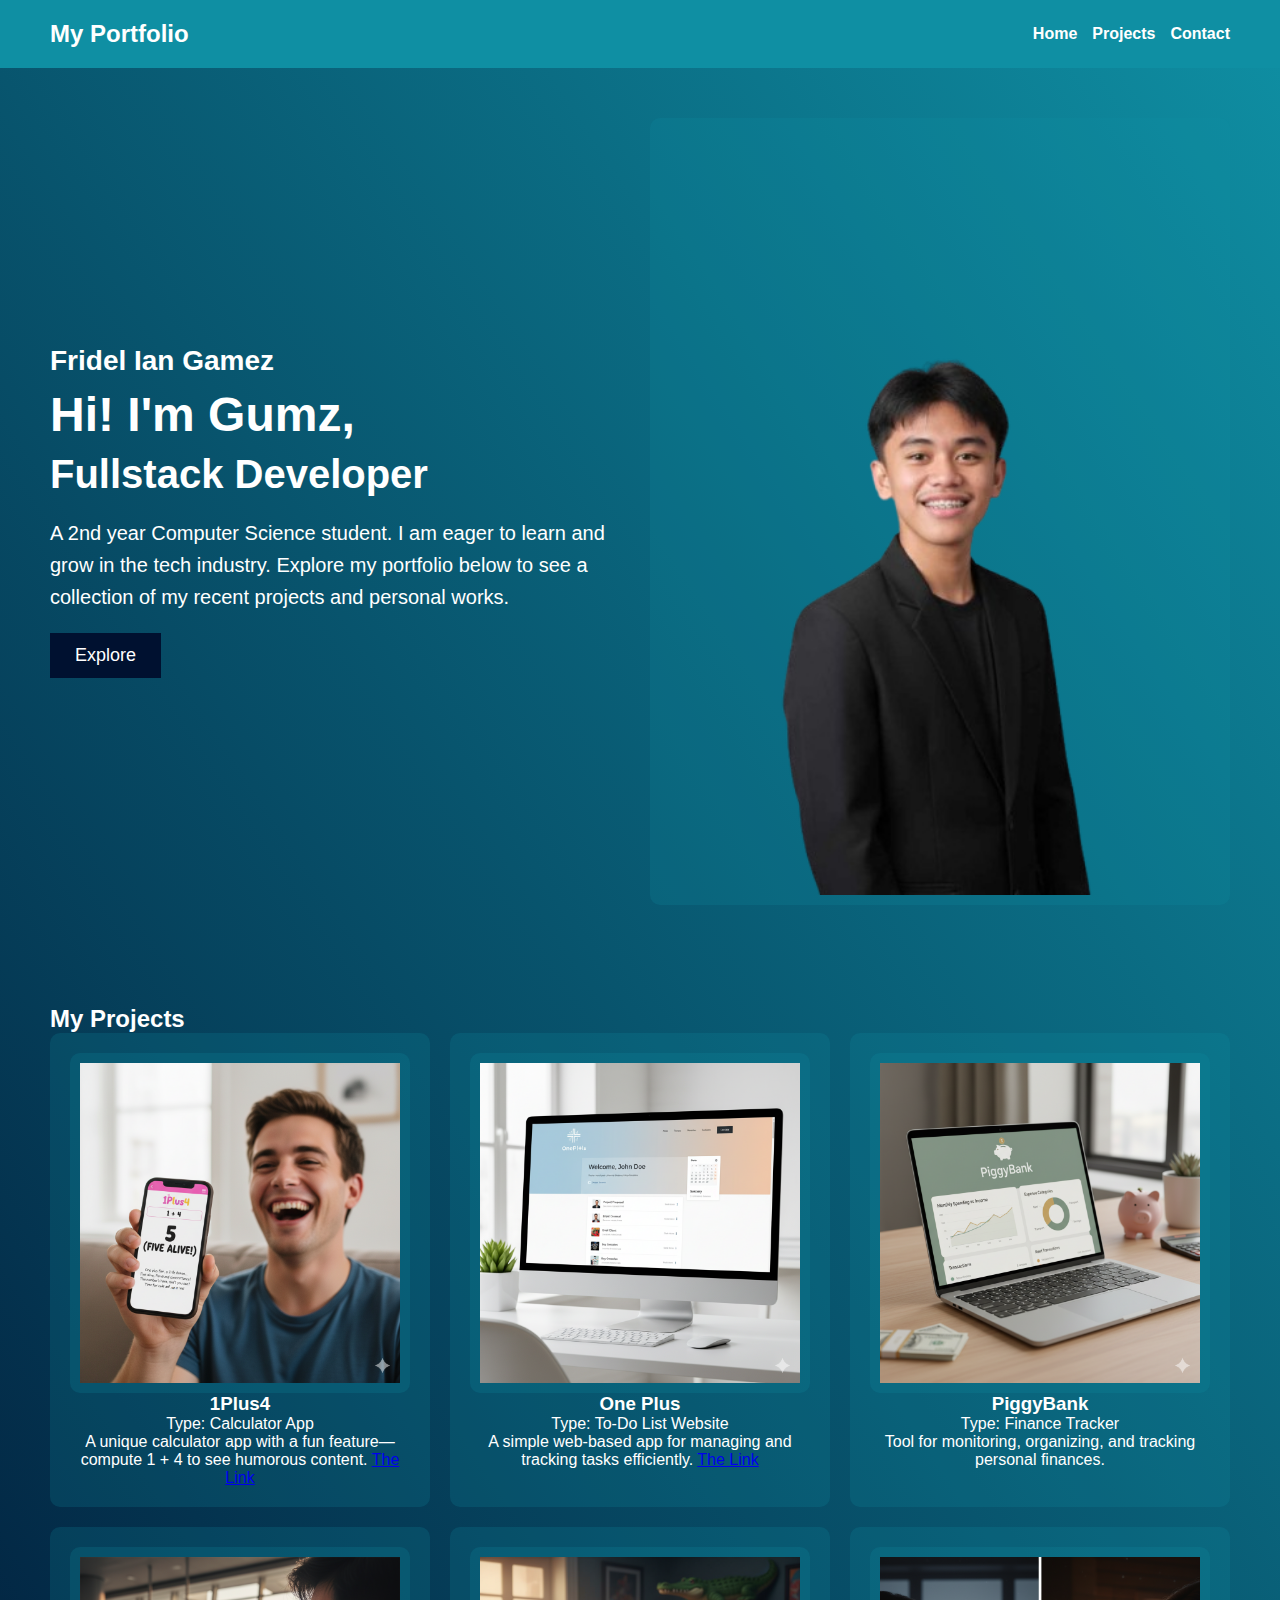
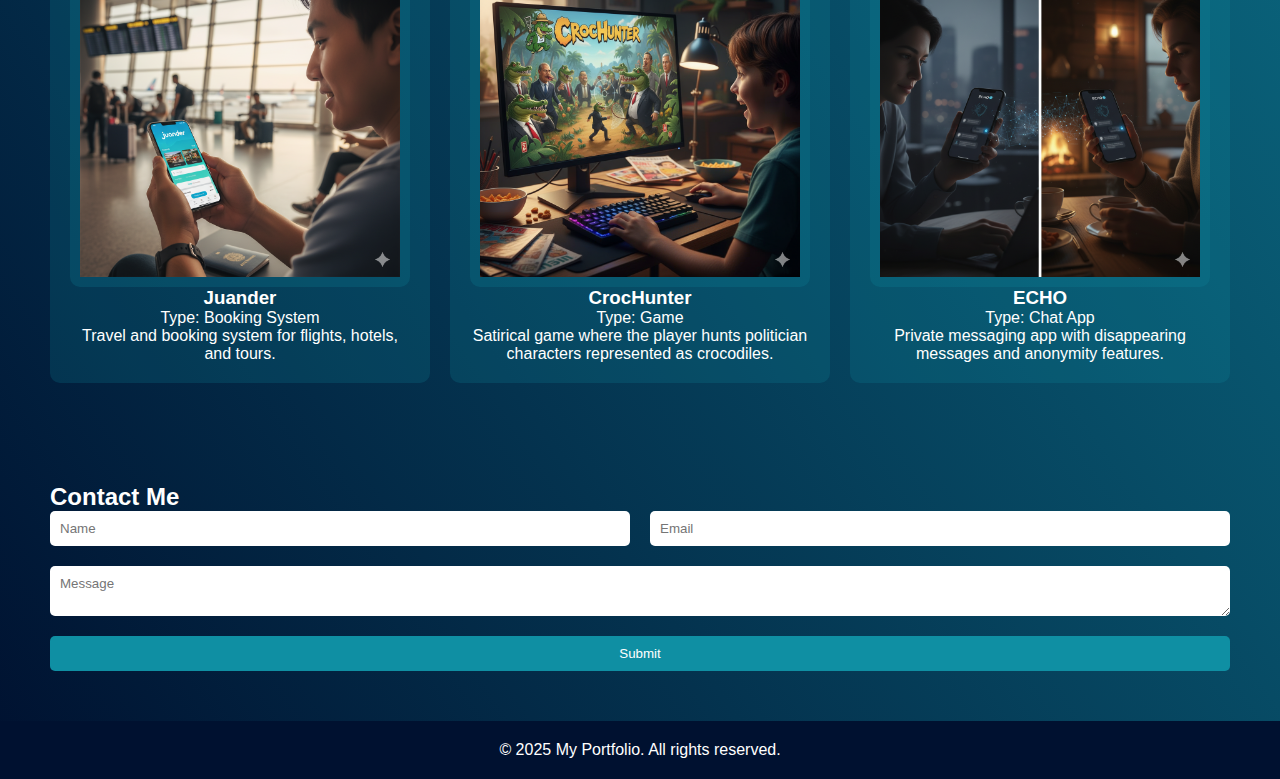
<file: A92_MidExam_Gamez_FridelIan/index.html>
<!DOCTYPE html>
<html lang="en">
<head>
    <meta charset="UTF-8">
    <meta name="viewport" content="width=device-width, initial-scale=1.0">
    <link rel="stylesheet" href="styles.css">
    <title>My Portfolio</title>
</head>
<body>
    <!-- Header -->
    <header class="header">
        <div class="logo">My Portfolio</div>
        <nav class="menu">
            <a href="#">Home</a>
            <a href="#">Projects</a>
            <a href="#">Contact</a>
        </nav>
    </header>

    <!-- Banner -->
    <div id="banner">
        <div class="banner-text">
            <h6>Fridel Ian Gamez</h6>
            <h1>Hi! I'm Gumz,</h1>
            <h2>Fullstack Developer</h2>
            <p>
                A 2nd year Computer Science student. I am eager to learn and grow in the tech industry.
                Explore my portfolio below to see a collection of my recent projects and personal works.
            </p>
            <button>Explore</button>
        </div>
        <div class="banner-image">
            <img src="Images/Ian.png" alt="Banner Image">
        </div>
    </div>

    <!-- Projects -->
    <div id="projects">
        <h2>My Projects</h2>
        <div class="project-grid">
            <div class="project-card">
                <img src="Images/1plus4.png" alt="1Plus4 Calculator App">
                <h3>1Plus4</h3>
                <p>Type: Calculator App</p>
                <p>A unique calculator app with a fun feature—compute 1 + 4 to see humorous content. <a href="https://1plus4.vercel.app/" target="_blank">The Link</a></p>
            </div>
            <div class="project-card">
                <img src="Images/OnePlus.png" alt="One Plus To-Do List Website">
                <h3>One Plus</h3>
                <p>Type: To-Do List Website</p>
                <p>A simple web-based app for managing and tracking tasks efficiently. <a href="https://github.com/Gumzverse/Web-Dev-Practice/tree/main/One%20Step" target="_blank">The Link</a></p>
            </div>
            <div class="project-card">
                <img src="Images/PiggyBank.png" alt="PiggyBank Finance Tracker">
                <h3>PiggyBank</h3>
                <p>Type: Finance Tracker</p>
                <p>Tool for monitoring, organizing, and tracking personal finances.</p>
            </div>
            <div class="project-card">
                <img src="Images/Juander.png" alt="Juander Booking System">
                <h3>Juander</h3>
                <p>Type: Booking System</p>
                <p>Travel and booking system for flights, hotels, and tours.</p>
            </div>
            <div class="project-card">
                <img src="Images/CrocHunter.png" alt="CrocHunter Game">
                <h3>CrocHunter</h3>
                <p>Type: Game</p>
                <p>Satirical game where the player hunts politician characters represented as crocodiles.</p>
            </div>
            <div class="project-card">
                <img src="Images/Echo.png" alt="ECHO Chat App">
                <h3>ECHO</h3>
                <p>Type: Chat App</p>
                <p>Private messaging app with disappearing messages and anonymity features.</p>
            </div>
        </div>
    </div>

    <!-- Contact -->
    <div id="contact">
        <h2>Contact Me</h2>
        <form>
            <div class="form-grid">
                <input type="text" placeholder="Name">
                <input type="email" placeholder="Email">
            </div>
            <textarea placeholder="Message"></textarea>
            <button type="submit">Submit</button>
        </form>
    </div>

    <!-- Footer -->
    <footer id="footer">
        <p>&copy; 2025 My Portfolio. All rights reserved.</p>
    </footer>
</body>
</html>
</file>
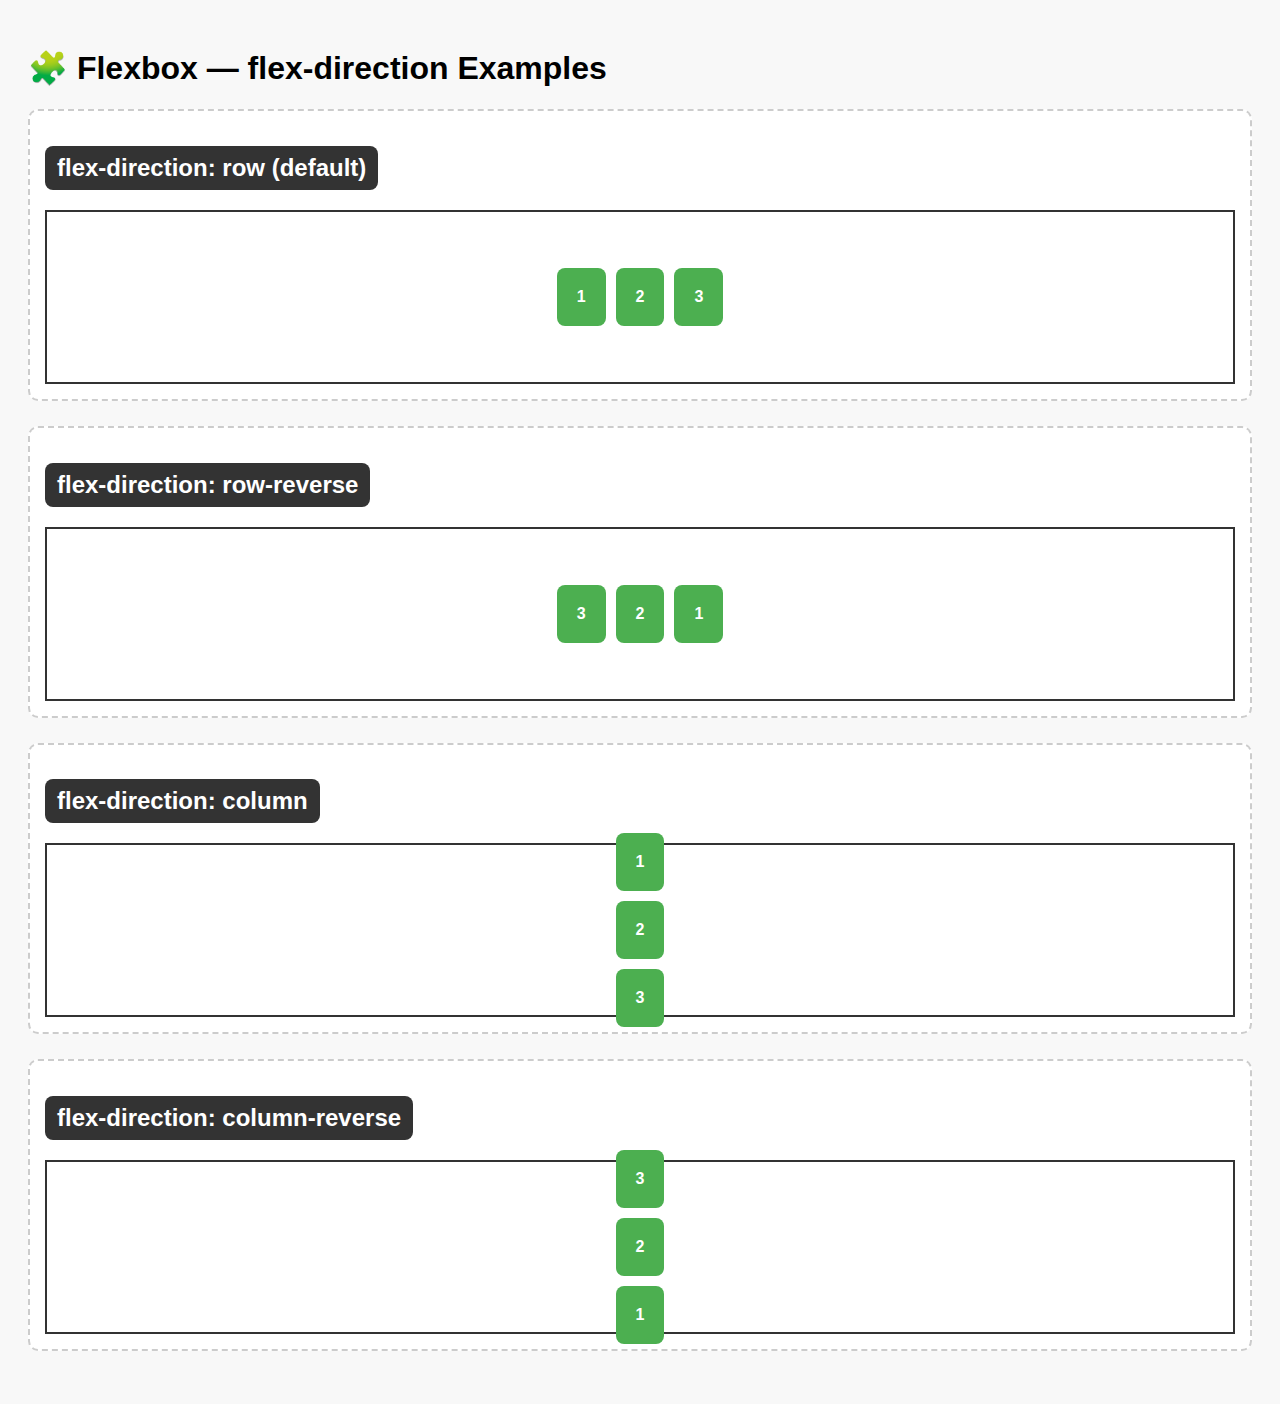
<file: Practice/Flexbox/Flexbox-Direction.htm>
<!DOCTYPE html>
<html lang="en">
<head>
<meta charset="UTF-8">
<meta name="viewport" content="width=device-width, initial-scale=1.0">
<title>Flex Direction Examples</title>
<style>
  body {
    font-family: Arial, sans-serif;
    background: #f8f8f8;
    padding: 20px;
  }

  h2 {
    background: #333;
    color: white;
    padding: 8px 12px;
    border-radius: 8px;
    width: fit-content;
  }

  .example {
    border: 2px dashed #ccc;
    background: white;
    padding: 15px;
    margin-bottom: 25px;
    border-radius: 10px;
  }

  /* Common style for all flex containers */
  .flex-container {
    display: flex; /* Enables flexbox layout */
    border: 2px solid #333;
    padding: 10px;
    height: 150px;
    justify-content: center; /* Centers items along main axis */
    align-items: center; /* Centers items along cross axis */
  }

  /* Common style for all boxes */
  .box {
    background: #4CAF50;
    color: white;
    font-weight: bold;
    padding: 20px;
    margin: 5px;
    border-radius: 8px;
  }

  /* 1. Row (default) */
  .row {
    flex-direction: row; /* Items go LEFT ➡ RIGHT */
  }

  /* 2. Row Reverse */
  .row-reverse {
    flex-direction: row-reverse; /* Items go RIGHT ➡ LEFT */
  }

  /* 3. Column */
  .column {
    flex-direction: column; /* Items go TOP ⬇ BOTTOM */
  }

  /* 4. Column Reverse */
  .column-reverse {
    flex-direction: column-reverse; /* Items go BOTTOM ⬆ TOP */
  }
</style>
</head>
<body>

<h1>🧩 Flexbox — flex-direction Examples</h1>

<!-- Example 1: Row -->
<div class="example">
  <h2>flex-direction: row (default)</h2>
  <div class="flex-container row">
    <div class="box">1</div>
    <div class="box">2</div>
    <div class="box">3</div>
  </div>
  <!-- Items go from left ➡ right -->
</div>

<!-- Example 2: Row Reverse -->
<div class="example">
  <h2>flex-direction: row-reverse</h2>
  <div class="flex-container row-reverse">
    <div class="box">1</div>
    <div class="box">2</div>
    <div class="box">3</div>
  </div>
  <!-- Items go from right ➡ left -->
</div>

<!-- Example 3: Column -->
<div class="example">
  <h2>flex-direction: column</h2>
  <div class="flex-container column">
    <div class="box">1</div>
    <div class="box">2</div>
    <div class="box">3</div>
  </div>
  <!-- Items go from top ⬇ bottom -->
</div>

<!-- Example 4: Column Reverse -->
<div class="example">
  <h2>flex-direction: column-reverse</h2>
  <div class="flex-container column-reverse">
    <div class="box">1</div>
    <div class="box">2</div>
    <div class="box">3</div>
  </div>
  <!-- Items go from bottom ⬆ top -->
</div>

</body>
</html>
</file>
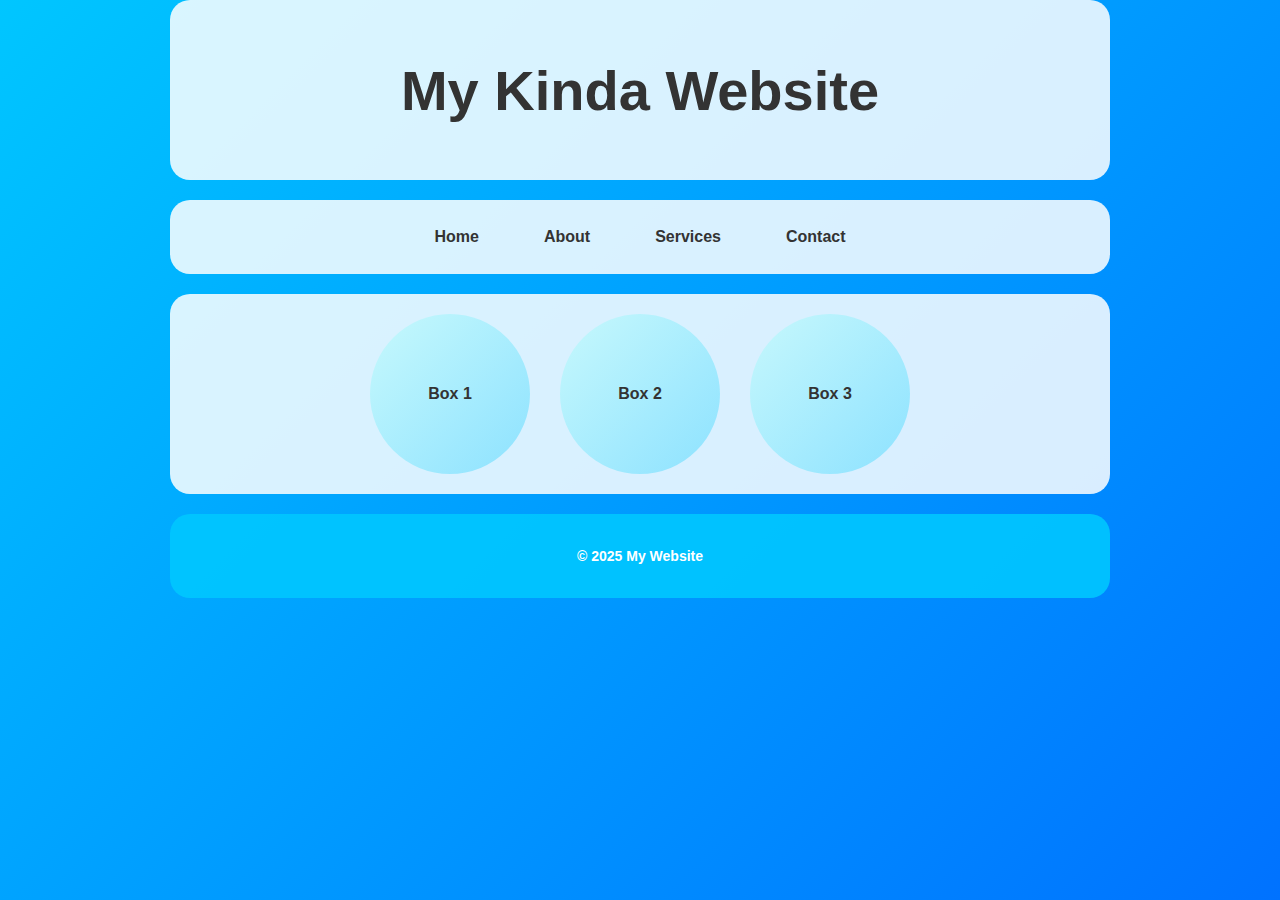
<file: Practice/Flexbox/Flexboxprac1.html>
<!DOCTYPE html>
<html lang="en">
<head>
    <meta charset="UTF-8">
    <meta name="viewport" content="width=device-width, initial-scale=1.0">
    <link rel= "stylesheet" href="style.css">
    <title>Prac1</title>
</head>
<body>
    <div class="header">
        <h1>My Kinda Website</h1>
    </div>
    <div class="nav">
        <ul>
            <li>Home</li>
            <li>About</li>
            <li>Services</li>
            <li>Contact</li>
        </ul>
    </div>

    <div class="main">
        <div class="box">Box 1</div>
        <div class="box">Box 2</div>
        <div class="box">Box 3</div>
    </div>

    <div class="footer">
        <p>© 2025 My Website</p>
    </div>
</body>
</html>
</file>
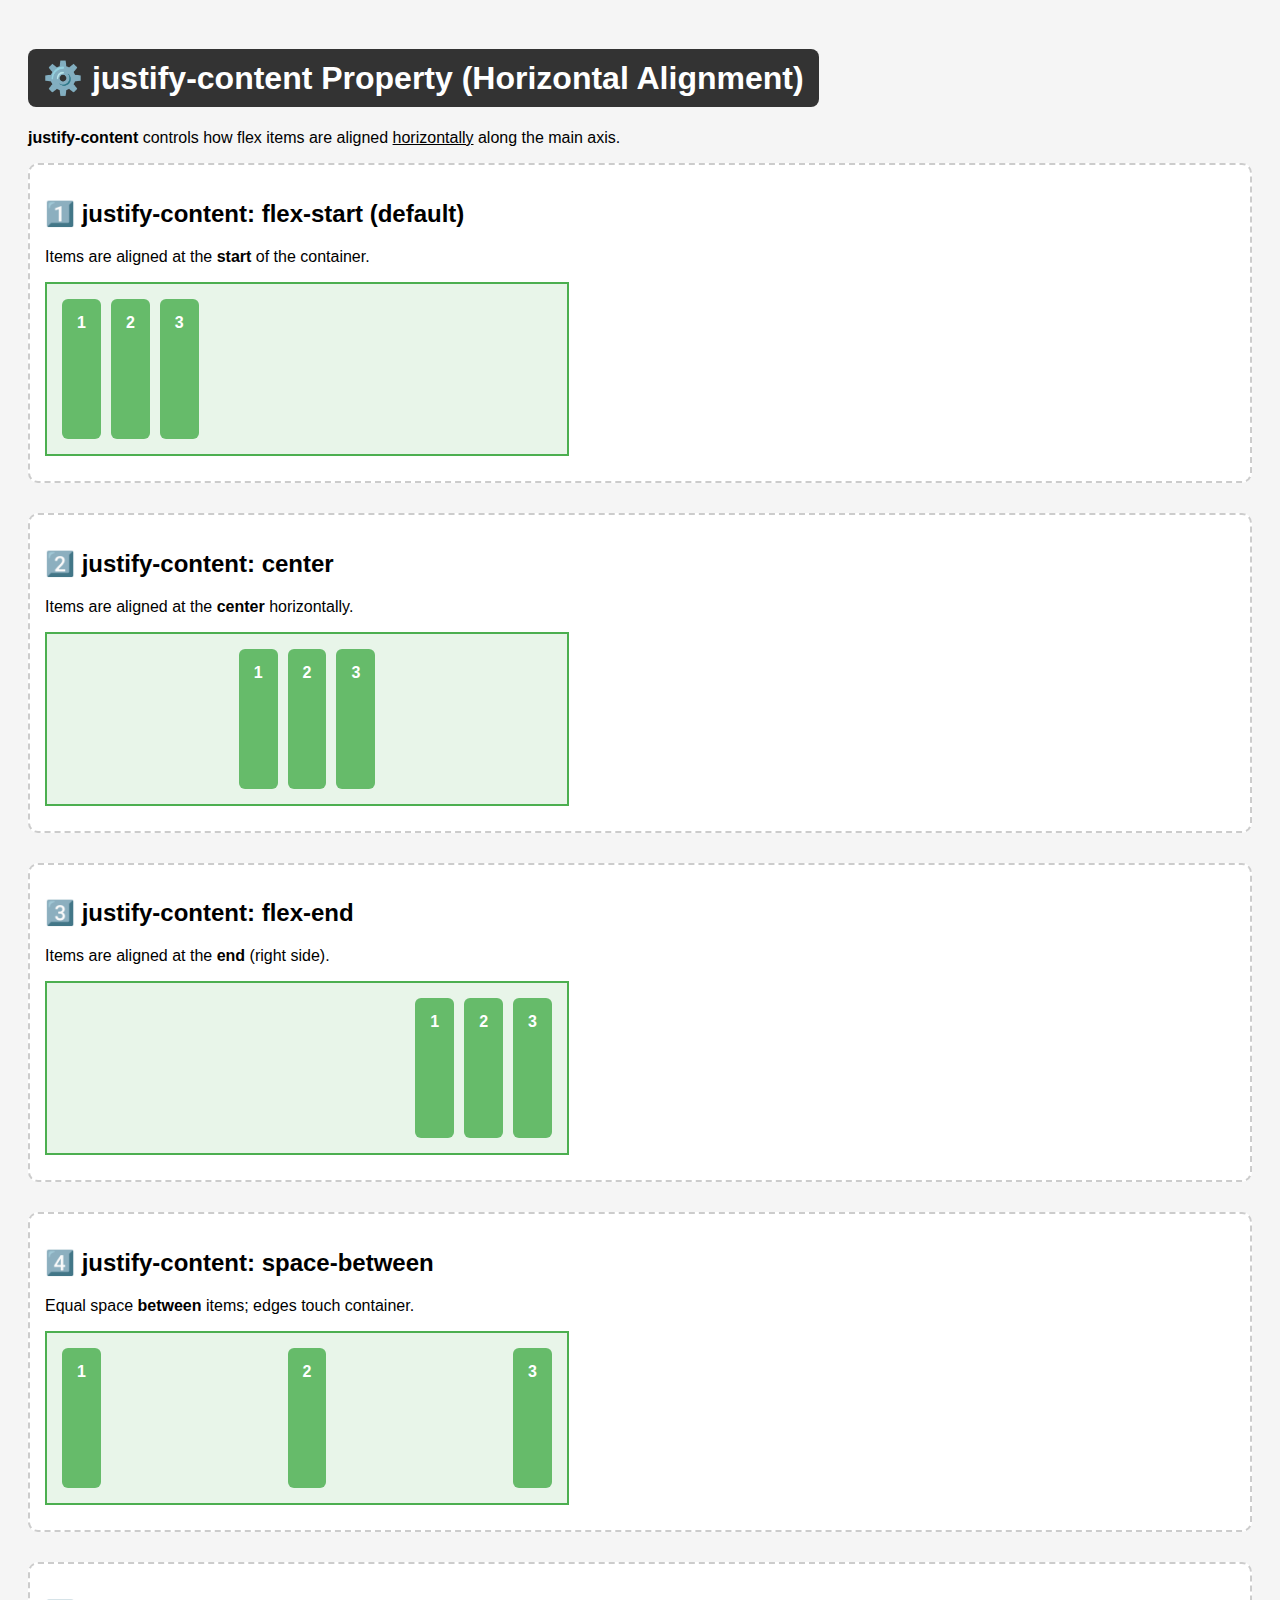
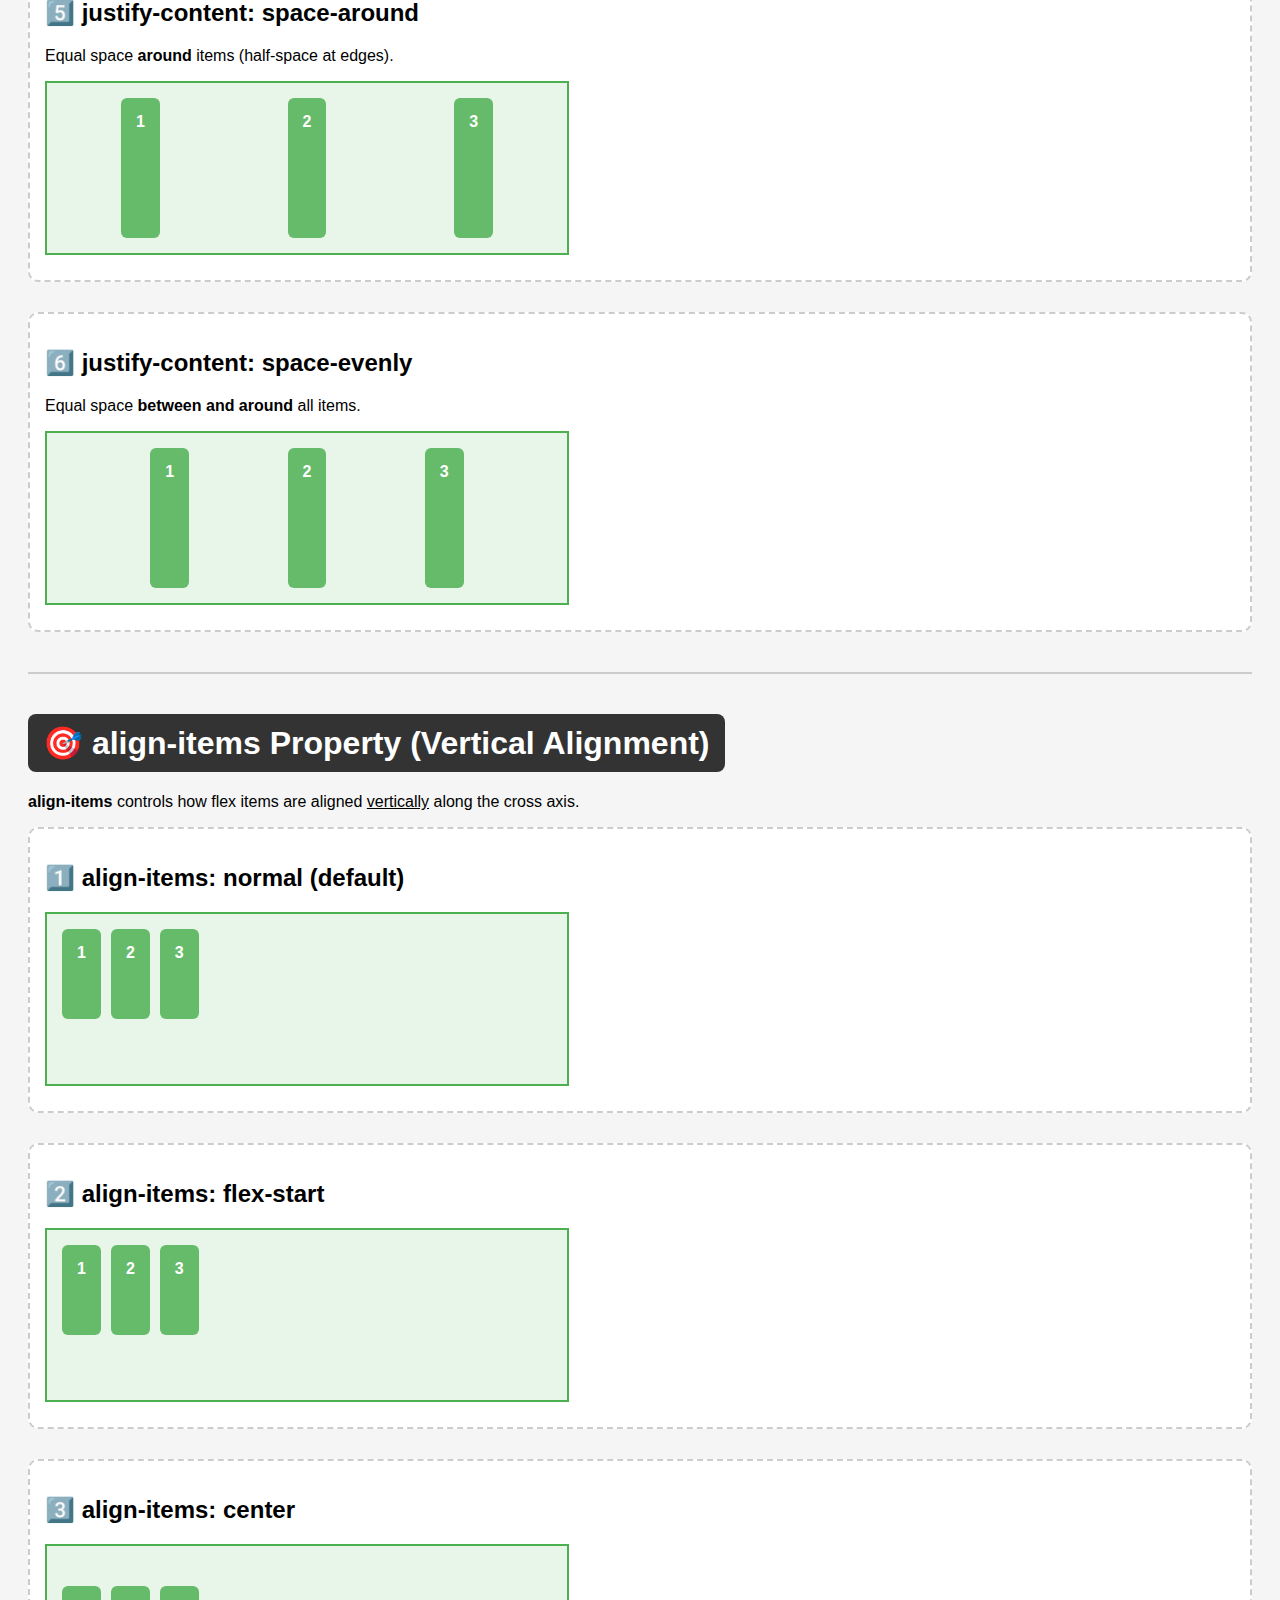
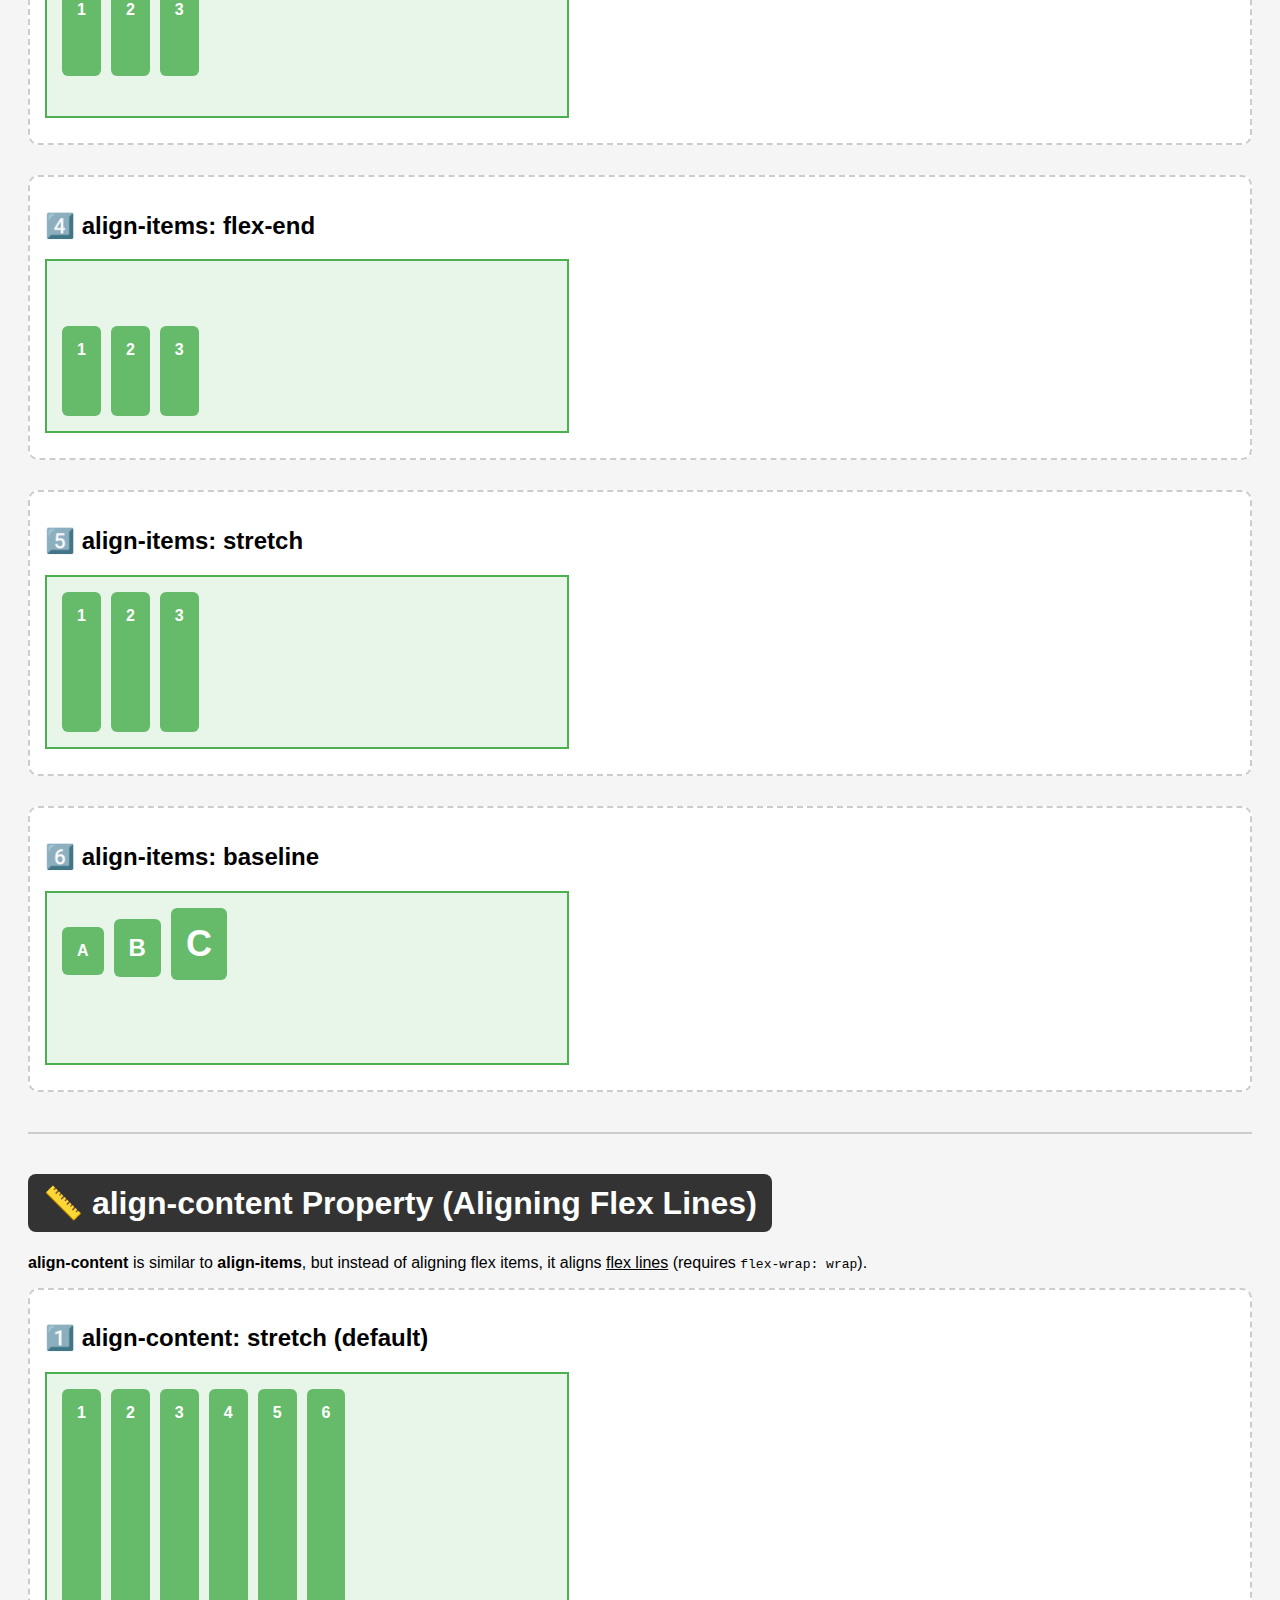
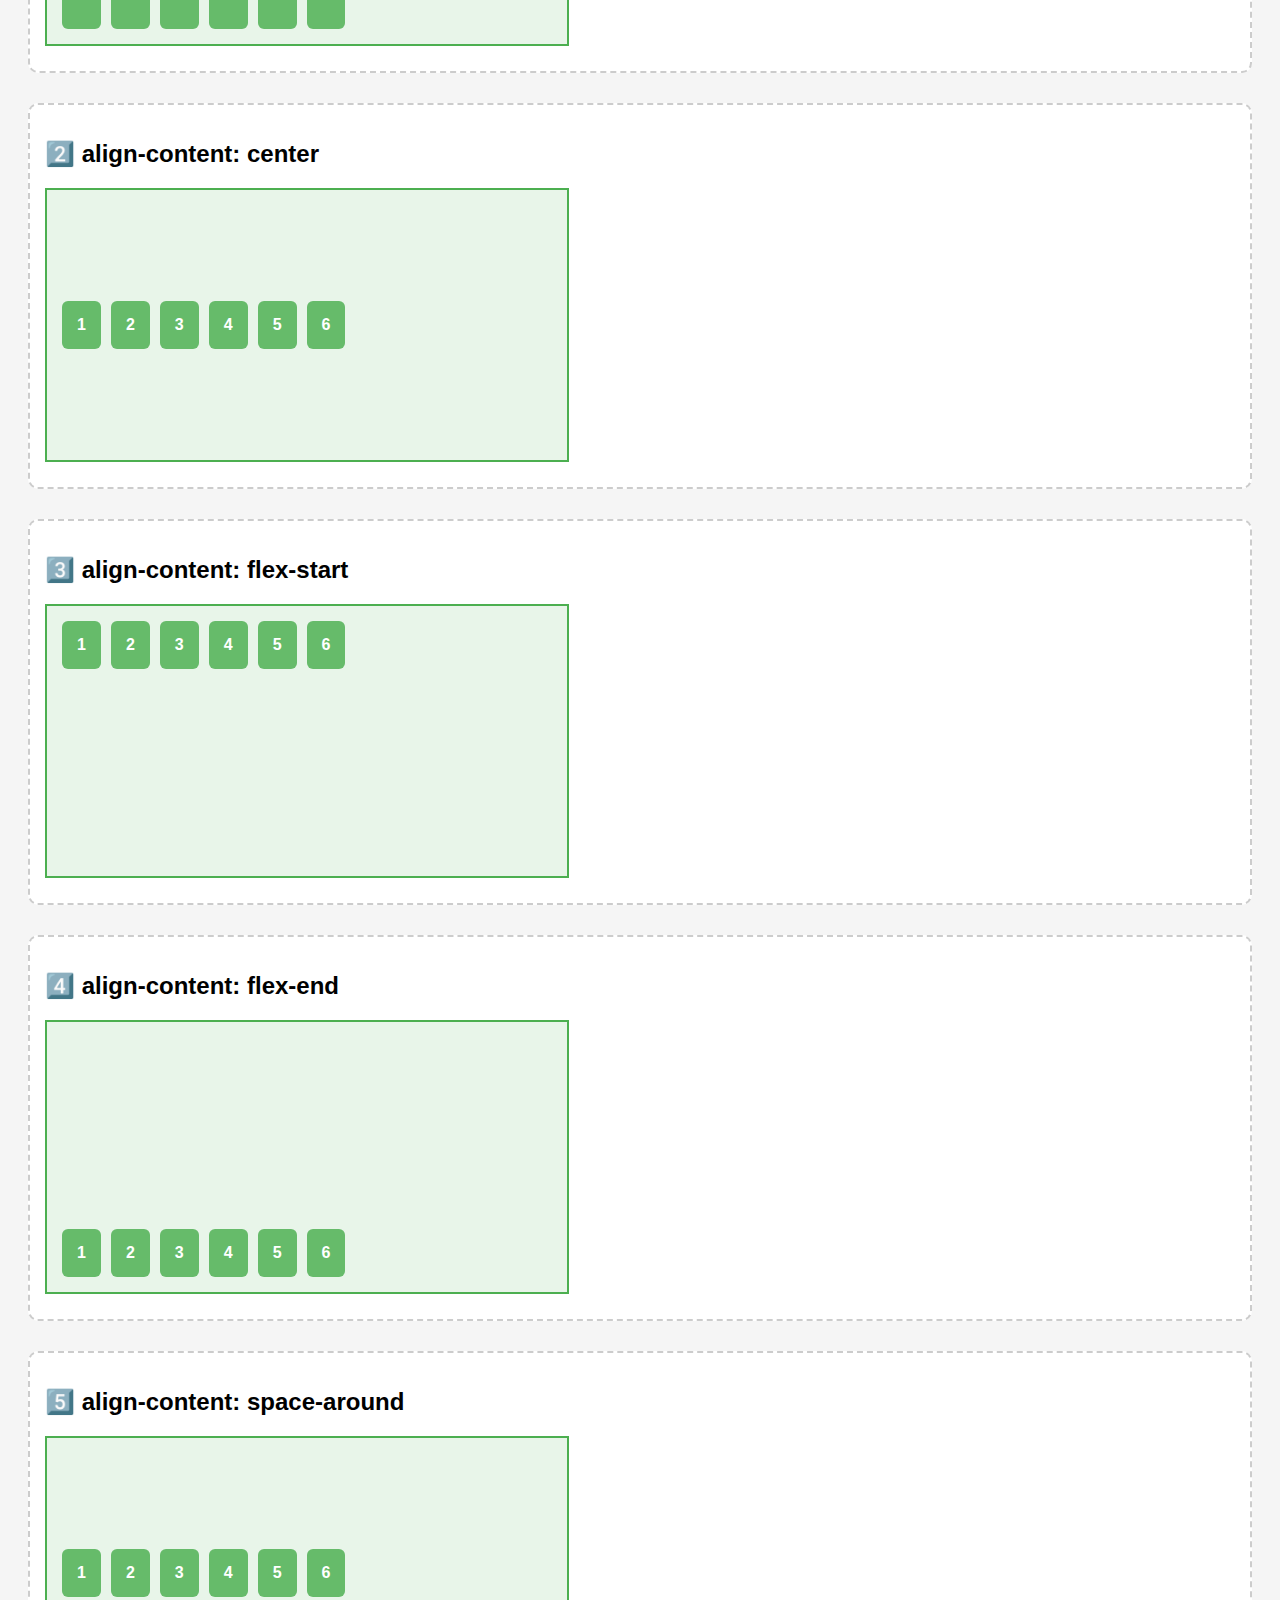
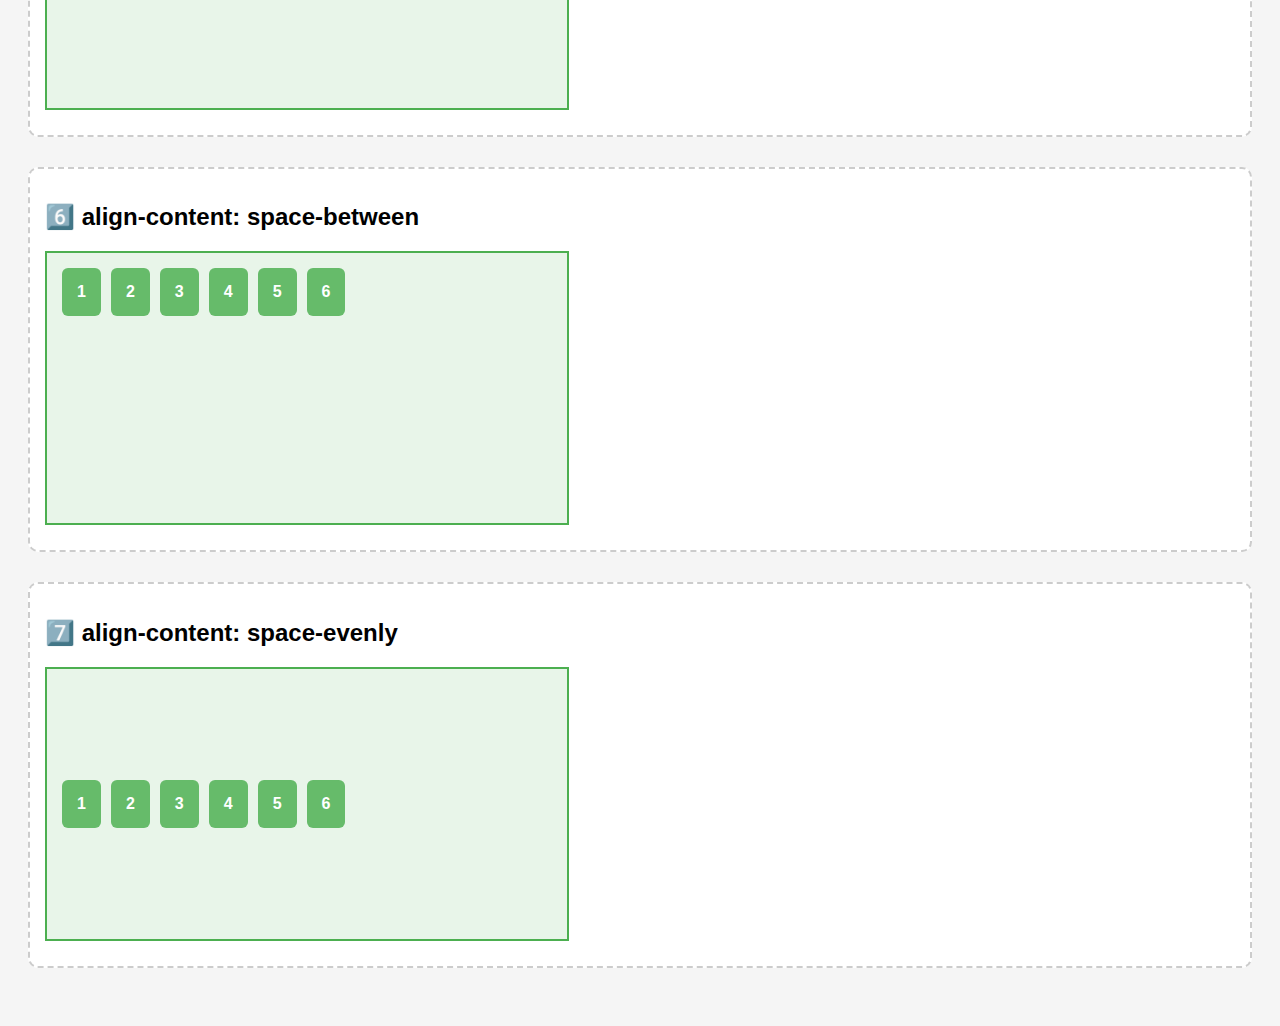
<file: Practice/Flexbox/JustifyContent,AlignItems,AlignContent.htm>
<!DOCTYPE html>
<html lang="en">
<head>
<meta charset="UTF-8">
<meta name="viewport" content="width=device-width, initial-scale=1.0">
<title>Flexbox Alignment: Justify, Align Items, Align Content</title>
<style>
  body {
    font-family: Arial, sans-serif;
    background: #f5f5f5;
    padding: 20px;
  }

  h1 {
    background: #333;
    color: white;
    padding: 10px 15px;
    border-radius: 8px;
    width: fit-content;
  }

  .example {
    border: 2px dashed #ccc;
    background: white;
    padding: 15px;
    margin-bottom: 30px;
    border-radius: 10px;
  }

  .flex-container {
    display: flex;
    border: 2px solid #4CAF50;
    background: #E8F5E9;
    height: 150px;
    width: 500px;
    margin-bottom: 10px;
    padding: 10px;
    flex-wrap: wrap; /* allows multiple lines */
  }

  .box {
    background: #66BB6A;
    color: white;
    font-weight: bold;
    padding: 15px;
    margin: 5px;
    border-radius: 6px;
    text-align: center;
  }

  .tall-box {
    height: 60px;
  }

  hr {
    margin: 40px 0;
    border: 1px solid #ccc;
  }
</style>
</head>
<body>

<!-- JUSTIFY-CONTENT -->
<h1>⚙️ justify-content Property (Horizontal Alignment)</h1>
<p><b>justify-content</b> controls how flex items are aligned <u>horizontally</u> along the main axis.</p>

<div class="example">
  <h2>1️⃣ justify-content: flex-start (default)</h2>
  <p>Items are aligned at the <b>start</b> of the container.</p>
  <div class="flex-container" style="justify-content: flex-start;">
    <div class="box">1</div>
    <div class="box">2</div>
    <div class="box">3</div>
  </div>
</div>

<div class="example">
  <h2>2️⃣ justify-content: center</h2>
  <p>Items are aligned at the <b>center</b> horizontally.</p>
  <div class="flex-container" style="justify-content: center;">
    <div class="box">1</div>
    <div class="box">2</div>
    <div class="box">3</div>
  </div>
</div>

<div class="example">
  <h2>3️⃣ justify-content: flex-end</h2>
  <p>Items are aligned at the <b>end</b> (right side).</p>
  <div class="flex-container" style="justify-content: flex-end;">
    <div class="box">1</div>
    <div class="box">2</div>
    <div class="box">3</div>
  </div>
</div>

<div class="example">
  <h2>4️⃣ justify-content: space-between</h2>
  <p>Equal space <b>between</b> items; edges touch container.</p>
  <div class="flex-container" style="justify-content: space-between;">
    <div class="box">1</div>
    <div class="box">2</div>
    <div class="box">3</div>
  </div>
</div>

<div class="example">
  <h2>5️⃣ justify-content: space-around</h2>
  <p>Equal space <b>around</b> items (half-space at edges).</p>
  <div class="flex-container" style="justify-content: space-around;">
    <div class="box">1</div>
    <div class="box">2</div>
    <div class="box">3</div>
  </div>
</div>

<div class="example">
  <h2>6️⃣ justify-content: space-evenly</h2>
  <p>Equal space <b>between and around</b> all items.</p>
  <div class="flex-container" style="justify-content: space-evenly;">
    <div class="box">1</div>
    <div class="box">2</div>
    <div class="box">3</div>
  </div>
</div>

<hr>

<!-- ALIGN-ITEMS -->
<h1>🎯 align-items Property (Vertical Alignment)</h1>
<p><b>align-items</b> controls how flex items are aligned <u>vertically</u> along the cross axis.</p>

<div class="example">
  <h2>1️⃣ align-items: normal (default)</h2>
  <div class="flex-container" style="align-items: normal;">
    <div class="box tall-box">1</div>
    <div class="box tall-box">2</div>
    <div class="box tall-box">3</div>
  </div>
</div>

<div class="example">
  <h2>2️⃣ align-items: flex-start</h2>
  <div class="flex-container" style="align-items: flex-start;">
    <div class="box tall-box">1</div>
    <div class="box tall-box">2</div>
    <div class="box tall-box">3</div>
  </div>
</div>

<div class="example">
  <h2>3️⃣ align-items: center</h2>
  <div class="flex-container" style="align-items: center;">
    <div class="box tall-box">1</div>
    <div class="box tall-box">2</div>
    <div class="box tall-box">3</div>
  </div>
</div>

<div class="example">
  <h2>4️⃣ align-items: flex-end</h2>
  <div class="flex-container" style="align-items: flex-end;">
    <div class="box tall-box">1</div>
    <div class="box tall-box">2</div>
    <div class="box tall-box">3</div>
  </div>
</div>

<div class="example">
  <h2>5️⃣ align-items: stretch</h2>
  <div class="flex-container" style="align-items: stretch;">
    <div class="box">1</div>
    <div class="box">2</div>
    <div class="box">3</div>
  </div>
</div>

<div class="example">
  <h2>6️⃣ align-items: baseline</h2>
  <div class="flex-container" style="align-items: baseline;">
    <div class="box" style="font-size:16px;">A</div>
    <div class="box" style="font-size:24px;">B</div>
    <div class="box" style="font-size:36px;">C</div>
  </div>
</div>

<hr>

<!-- ALIGN-CONTENT -->
<h1>📏 align-content Property (Aligning Flex Lines)</h1>
<p><b>align-content</b> is similar to <b>align-items</b>, but instead of aligning flex items, it aligns <u>flex lines</u> (requires <code>flex-wrap: wrap</code>).</p>

<div class="example">
  <h2>1️⃣ align-content: stretch (default)</h2>
  <div class="flex-container" style="align-content: stretch; height: 250px;">
    <div class="box">1</div><div class="box">2</div><div class="box">3</div>
    <div class="box">4</div><div class="box">5</div><div class="box">6</div>
  </div>
</div>

<div class="example">
  <h2>2️⃣ align-content: center</h2>
  <div class="flex-container" style="align-content: center; height: 250px;">
    <div class="box">1</div><div class="box">2</div><div class="box">3</div>
    <div class="box">4</div><div class="box">5</div><div class="box">6</div>
  </div>
</div>

<div class="example">
  <h2>3️⃣ align-content: flex-start</h2>
  <div class="flex-container" style="align-content: flex-start; height: 250px;">
    <div class="box">1</div><div class="box">2</div><div class="box">3</div>
    <div class="box">4</div><div class="box">5</div><div class="box">6</div>
  </div>
</div>

<div class="example">
  <h2>4️⃣ align-content: flex-end</h2>
  <div class="flex-container" style="align-content: flex-end; height: 250px;">
    <div class="box">1</div><div class="box">2</div><div class="box">3</div>
    <div class="box">4</div><div class="box">5</div><div class="box">6</div>
  </div>
</div>

<div class="example">
  <h2>5️⃣ align-content: space-around</h2>
  <div class="flex-container" style="align-content: space-around; height: 250px;">
    <div class="box">1</div><div class="box">2</div><div class="box">3</div>
    <div class="box">4</div><div class="box">5</div><div class="box">6</div>
  </div>
</div>

<div class="example">
  <h2>6️⃣ align-content: space-between</h2>
  <div class="flex-container" style="align-content: space-between; height: 250px;">
    <div class="box">1</div><div class="box">2</div><div class="box">3</div>
    <div class="box">4</div><div class="box">5</div><div class="box">6</div>
  </div>
</div>

<div class="example">
  <h2>7️⃣ align-content: space-evenly</h2>
  <div class="flex-container" style="align-content: space-evenly; height: 250px;">
    <div class="box">1</div><div class="box">2</div><div class="box">3</div>
    <div class="box">4</div><div class="box">5</div><div class="box">6</div>
  </div>
</div>

</body>
</html>
</file>
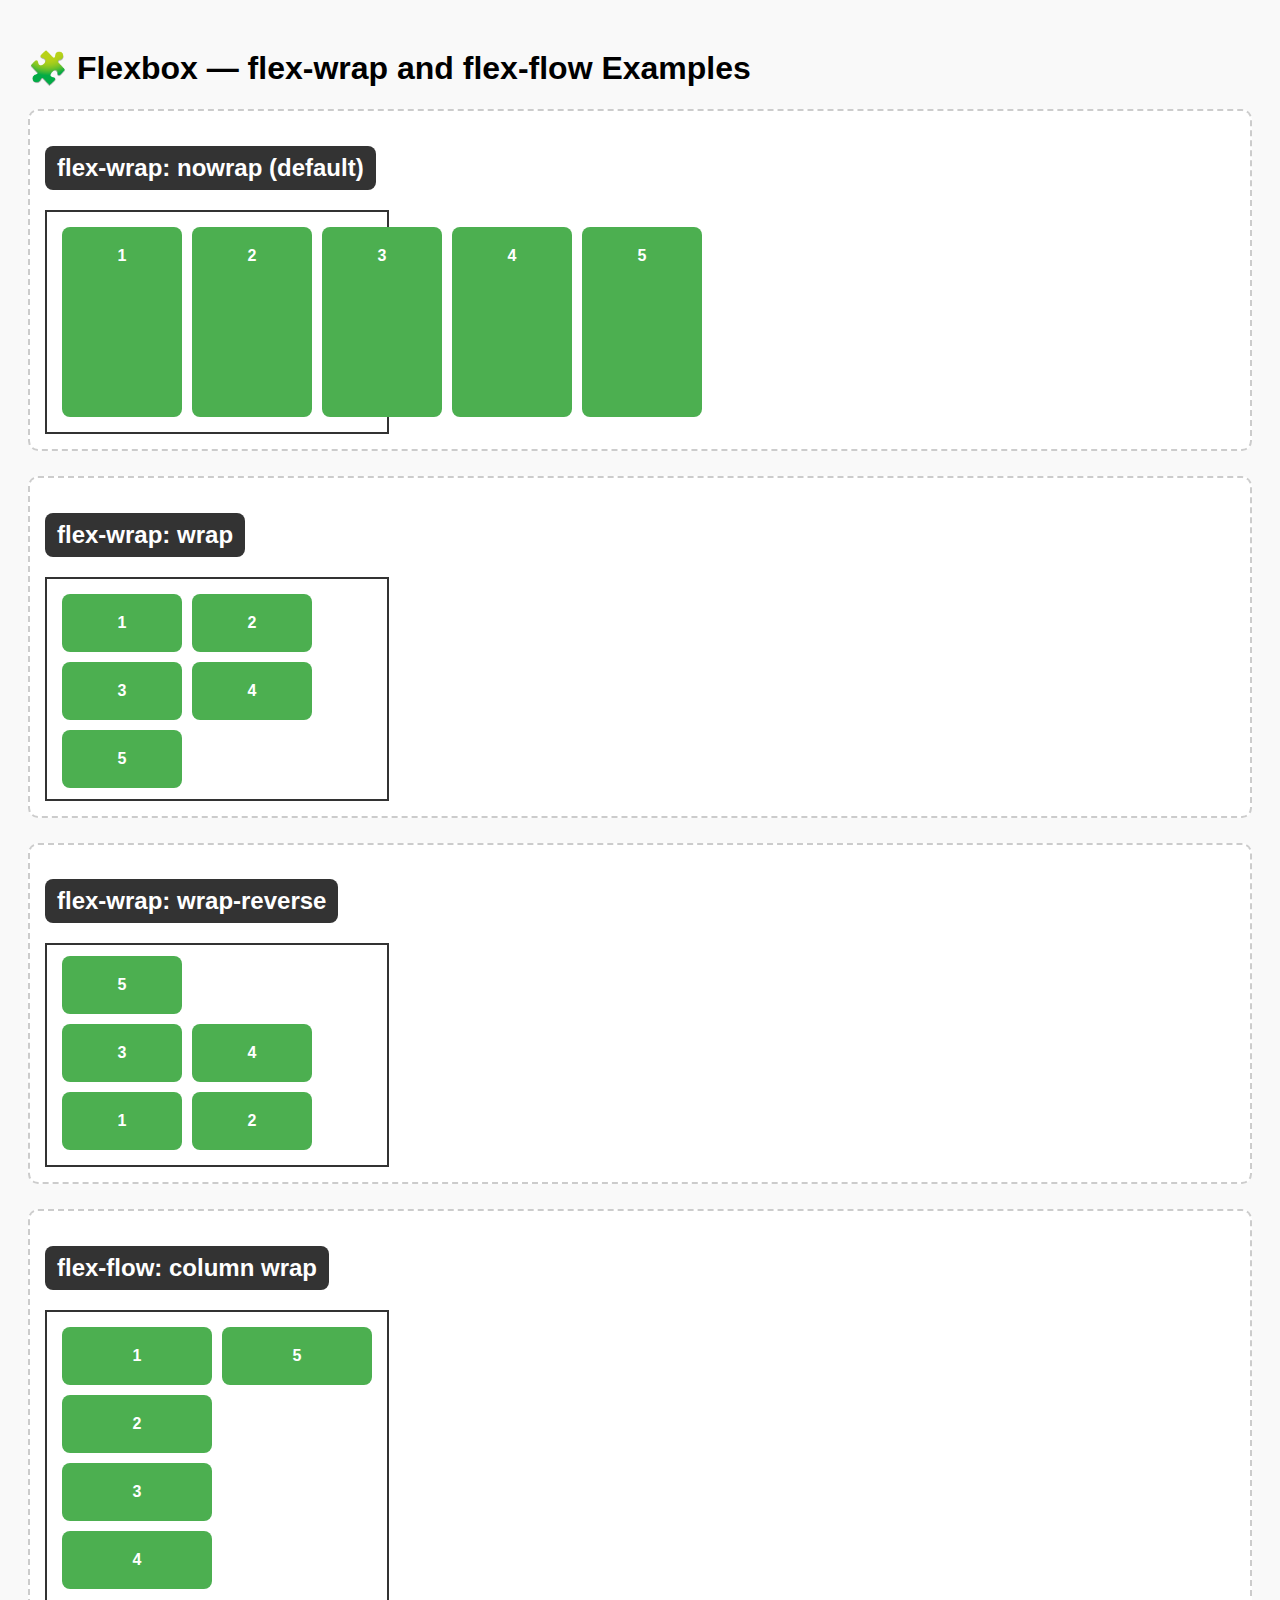
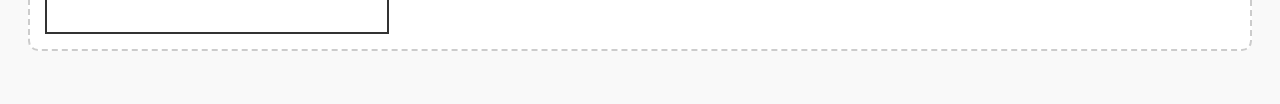
<file: Practice/Flexbox/Wrap,Flow.htm>
<!DOCTYPE html>
<html lang="en">
<head>
<meta charset="UTF-8">
<meta name="viewport" content="width=device-width, initial-scale=1.0">
<title>Flex Wrap and Flex Flow Examples</title>
<style>
  body {
    font-family: Arial, sans-serif;
    background: #f9f9f9;
    padding: 20px;
  }

  h2 {
    background: #333;
    color: white;
    padding: 8px 12px;
    border-radius: 8px;
    width: fit-content;
  }

  .example {
    border: 2px dashed #ccc;
    background: white;
    padding: 15px;
    margin-bottom: 25px;
    border-radius: 10px;
  }

  /* Common flex container style */
  .flex-container {
    display: flex; /* enables flexbox */
    border: 2px solid #333;
    padding: 10px;
    width: 320px; /* fixed width to show wrapping effect */
    height: 200px;
  }

  /* Common box style */
  .box {
    background: #4CAF50;
    color: white;
    font-weight: bold;
    padding: 20px;
    margin: 5px;
    border-radius: 8px;
    min-width: 80px; /* ensures wrapping when space runs out */
    text-align: center;
  }

  /* 1️⃣ No wrap (default) */
  .nowrap {
    flex-wrap: nowrap; /* all items stay on one line */
  }

  /* 2️⃣ Wrap */
  .wrap {
    flex-wrap: wrap; /* items move to next line if needed */
  }

  /* 3️⃣ Wrap reverse */
  .wrap-reverse {
    flex-wrap: wrap-reverse; /* items wrap bottom to top */
  }

  /* 4️⃣ Flex-flow shorthand example */
  .flex-flow-example {
    flex-flow: column wrap; 
    /* means:
       flex-direction: column;
       flex-wrap: wrap;
    */
    height: 300px;
  }
</style>
</head>
<body>

<h1>🧩 Flexbox — flex-wrap and flex-flow Examples</h1>

<!-- Example 1: No wrap -->
<div class="example">
  <h2>flex-wrap: nowrap (default)</h2>
  <div class="flex-container nowrap">
    <div class="box">1</div>
    <div class="box">2</div>
    <div class="box">3</div>
    <div class="box">4</div>
    <div class="box">5</div>
  </div>
  <!-- ❌ Items stay on one line (even if overflowing) -->
</div>

<!-- Example 2: Wrap -->
<div class="example">
  <h2>flex-wrap: wrap</h2>
  <div class="flex-container wrap">
    <div class="box">1</div>
    <div class="box">2</div>
    <div class="box">3</div>
    <div class="box">4</div>
    <div class="box">5</div>
  </div>
  <!-- ✅ Items wrap to the next line when space runs out -->
</div>

<!-- Example 3: Wrap Reverse -->
<div class="example">
  <h2>flex-wrap: wrap-reverse</h2>
  <div class="flex-container wrap-reverse">
    <div class="box">1</div>
    <div class="box">2</div>
    <div class="box">3</div>
    <div class="box">4</div>
    <div class="box">5</div>
  </div>
  <!-- 🔄 Items wrap in reverse order (bottom to top) -->
</div>

<!-- Example 4: Flex Flow (shorthand) -->
<div class="example">
  <h2>flex-flow: column wrap</h2>
  <div class="flex-container flex-flow-example">
    <div class="box">1</div>
    <div class="box">2</div>
    <div class="box">3</div>
    <div class="box">4</div>
    <div class="box">5</div>
  </div>
  <!-- 🎯 flex-flow combines:
       flex-direction: column;
       flex-wrap: wrap;
  -->
</div>

</body>
</html>
</file>
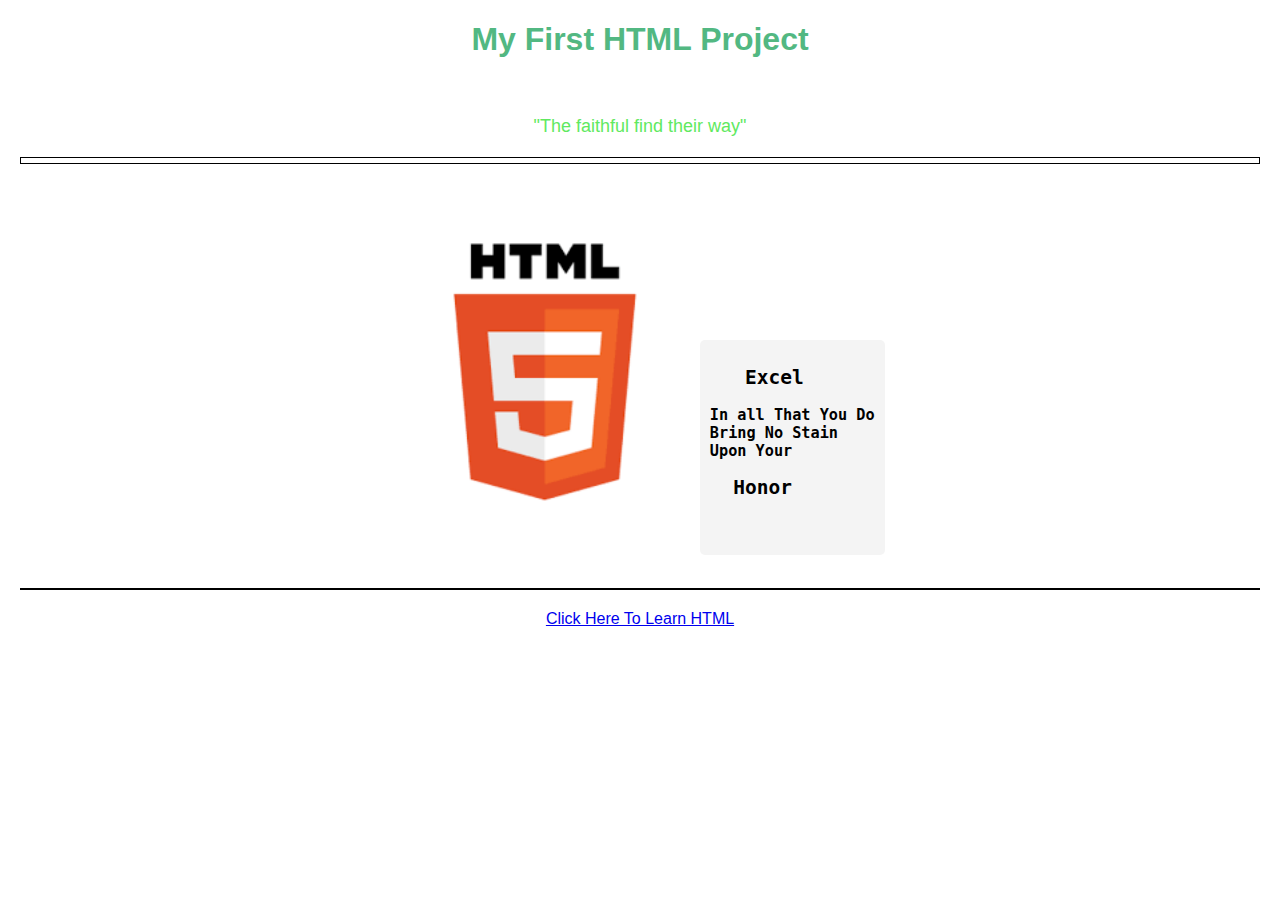
<file: Practice/Simple_HTML_Webs/BasicWeb.html>
<!DOCTYPE html>
<html lang="en">
<CENTER>
<head>
    <meta charset="UTF-8">
    <meta name="viewport" content="width=device-width, initial-scale=1.0">
    <title>Document</title>
    <style>
        body {
            font-family: Arial, sans-serif;
            text-align: center;
            margin: 20px;
        }
        h1 {
            color: rgb(82, 184, 130);
        }
        p {
            font-size: 18px;
            color: rgb(96, 233, 96);
        }
        hr {
            border: 1px solid black;
            margin: 20px 0;
        }
        img {
            margin: 20px 0;
        }
        pre {
            background-color: #f4f4f4;
            padding: 10px;
            border-radius: 5px;
            display: inline-block;
            text-align: left;
        }
</style>
</head>
<body style="background-color: rgb(255, 255, 255);">
    <h1><b>My First HTML Project</b></h1><br>
    <p>"The faithful find their way"</p>
    <hr style="height:5px;">
    <br>
    <img src="htmlll.png" alt="HTML Image" width="300" height="300">
    <pre>
<h2>   Excel</h2><h3>In all That You Do
Bring No Stain
Upon Your <h2>  Honor</h2></h3>
    </pre>
    <hr>
</CENTER>
    <a href="https://www.w3schools.com/html/" target="_blank">Click Here To Learn HTML</a>
</body>
</html>
</file>
<file: A92_MidExam_Gamez_FridelIan/styles.css>
/* Global */
* {
    margin: 0;
    padding: 0;
    box-sizing: border-box;
    font-family: Arial, sans-serif;
}

body {
    background: linear-gradient(56deg, #001130, #0F8FA3);
    color: #fff;
}

/* Header */
.header {
    display: grid;
    grid-template-columns: auto 1fr;
    align-items: center;
    padding: 20px 50px;
    background-color: #0F8FA3;
}

.header .logo {
    font-size: 24px;
    font-weight: bold;
}

.header .menu {
    justify-self: end;
    display: grid;
    grid-auto-flow: column;
    gap: 15px;
}

.header .menu a {
    text-decoration: none;
    color: #fff;
    font-weight: bold;
}

/* Banner */
#banner {
    display: grid;
    grid-template-columns: repeat(auto-fit, minmax(250px, 1fr));
    gap: 20px;
    align-items: center;
    padding: 50px;
}

#banner .banner-text h6 {
    font-size: 28px; /* Name bigger */
    margin-bottom: 10px;
}

#banner .banner-text h1 {
    font-size: 48px; /* "Hi! I'm Gumz" bigger */
    margin-bottom: 10px;
}

#banner .banner-text h2 {
    font-size: 40px; /* Fullstack Developer bigger */
    margin-bottom: 20px;
}

#banner .banner-text p {
    font-size: 20px; /* Paragraph bigger */
    line-height: 1.6;
    margin-bottom: 20px;
}

#banner button {
    font-size: 18px;
    padding: 12px 25px;
    background-color: #001130;
    color: #fff;
    border: none;
    cursor: pointer;
}

/* Banner & Project Images Background */
img {
    background-color: rgba(15, 143, 163, 0.2); /* same background for all images */
    padding: 10px;
    border-radius: 10px;
    width: 100%;
    display: block;
}

/* Projects */
#projects {
    padding: 50px;
}

.project-grid {
    display: grid;
    grid-template-columns: repeat(3, minmax(250px, 1fr)); /* 3 columns on large screens */
    grid-auto-rows: auto; /* multiple rows automatically */
    gap: 20px;
    justify-items: center;
}

.project-card {
    background-color: rgba(15, 143, 163, 0.2);
    padding: 20px;
    border-radius: 10px;
    text-align: center;
}

/* Contact Form */
#contact {
    padding: 50px;
}

form {
    display: grid;
    gap: 20px;
}

.form-grid {
    display: grid;
    grid-template-columns: repeat(auto-fit, minmax(200px, 1fr));
    gap: 20px;
}

input, textarea {
    padding: 10px;
    border-radius: 5px;
    border: none;
    width: 100%;
}

button[type="submit"] {
    padding: 10px 20px;
    border: none;
    background-color: #0F8FA3;
    color: #fff;
    cursor: pointer;
    border-radius: 5px;
}

/* Footer */
#footer {
    display: grid;
    justify-items: center;
    padding: 20px;
    background-color: #001130;
}
</file>
<file: Practice/Flexbox/style.css>
body {
    margin: 0;
    font-family: Helvetica, sans-serif;
    background: linear-gradient(135deg, #00c6ff, #0072ff);
    min-height: 100vh;
    display: flex;
    flex-direction: column;
    align-items: center;
    color: #333;
}

.header, .nav, .main, .footer {
    padding: 20px;
    margin-bottom: 20px;
    border-radius: 20px;
    background: rgba(255, 255, 255, 0.85);
    transition: transform 0.3s, box-shadow 0.3s;
    width: 90%;
    max-width: 900px;
}

.header:hover, .main:hover, .footer:hover {
    transform: translateY(-5px);
    box-shadow: 0 15px 25px rgba(0,0,0,0.3);
}

.header {
    text-align: center;
    font-size: 28px;
    font-weight: bold;
    animation: fadeIn 2s ease-in-out;
}
.header p {
    font-size: 16px;
    margin-top: 8px;
}

.nav {
    display: flex;
    justify-content: center;
}
.nav ul {
    display: flex;
    gap: 25px;
    list-style: none;
    padding: 0;
    margin: 0;
}
.nav ul li {
    cursor: pointer;
    padding: 8px 20px;
    border-radius: 50px;
    transition: 0.3s;
    font-weight: bold;
}
.nav ul li:hover {
    background: #0072ff;
    color: white;
    transform: scale(1.1);
}

.main {
    display: flex;
    justify-content: center;
    gap: 30px;
    flex-wrap: wrap;
}
.main .box {
    width: 160px;
    height: 160px;
    background: linear-gradient(135deg, #b6fffa86, #8de2ff);
    text-align: center;
    border-radius: 50%;
    font-size: 16px;
    font-weight: bold;
    display: flex;
    align-items: center;
    justify-content: center;
    transition: transform 0.3s, box-shadow 0.3s;
}
.main .box:hover {
    transform: scale(1.15);
    box-shadow: 0 15px 25px rgba(0,0,0,0.3);
}

.footer {
    text-align: center;
    font-size: 14px;
    background: rgba(0, 198, 255, 0.9);
    color: white;
    font-weight: bold;
}

@keyframes fadeIn {
    0% {opacity: 0;}
    100% {opacity: 1;}
}
</file>
